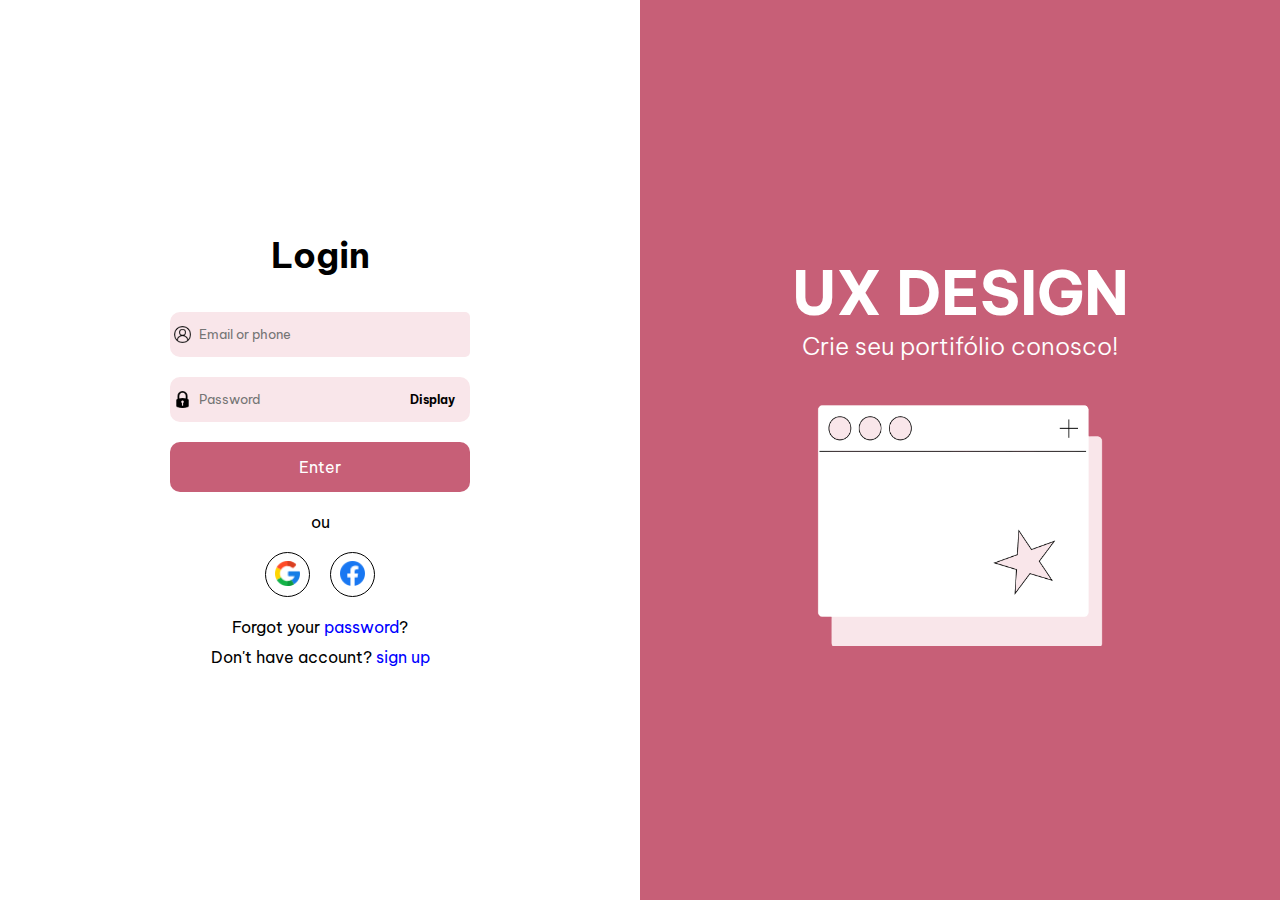
<file: pages/login/index.html>
<!DOCTYPE html>
<html lang="en">
<head>
    <meta charset="UTF-8">
    <meta http-equiv="X-UA-Compatible" content="IE=edge">
    <meta name="viewport" content="width=device-width, initial-scale=1.0">
    <link rel="preconnect" href="https://fonts.googleapis.com">
    <link rel="preconnect" href="https://fonts.gstatic.com" crossorigin>
    <link href="https://fonts.googleapis.com/css2?family=Be+Vietnam+Pro:wght@100&display=swap" rel="stylesheet">
    <link rel="stylesheet" href="style.css">
    <title>Design UX/UI</title>
</head>
<body>
    <div class="container">
        
        <!-- first column -->
        <div class="coluna-1">
            <form action="" class="formulario">

                <h2>Login</h2>

                <label for="email" class="label-input">                                
                    <img src="../../imgs/user.png" alt="Image User">
                    <input type="email" placeholder="Email or phone" required/>    
                </label>

                <label for="password" class="label-input">                                
                    <img src="../../imgs/padlock.png" alt="Image Padlock">
                    <input type="password" id="password" placeholder="Password" required/>    
                    <a id="display" onclick="showHidePassword('display')">Display</a>
                    <a id="hide" onclick="showHidePassword('hide')" style="display:none">Hide</a>
                </label>

                <a class="btn" href="../main-page/index.html">Enter</a>

            </form>

            <div class="descricao">
                <span>ou</span>
            </div>

            <div class="social-media">
                <ul>                    
                    <li class="item-social-media"><a href="#"><img src="../../imgs/google.png" alt=""></a></li>
                    <li class="item-social-media"><a href="#"><img src="../../imgs/facebook.png" alt=""></a></li>
                </ul>
            </div>

            <div class="opcoes">
                <span>Forgot your <a href="#">password</a>?</span>
                <span>Don't have account? <a href="#">sign up</a></span>
            </div>            
        </div>

        <!-- second column -->
        <div class="coluna-2">
            <h1>UX DESIGN</h1>
            <span>Crie seu portifólio conosco!</span>
            <img class="imagem" src="../../imgs/caixinha.png" alt="">
        </div>
    </div>

    <script>

        function showHidePassword(type) {

            const display = document.getElementById("display");
            const hide = document.getElementById("hide");
            const password = document.getElementById("password");
                        
            if (type == "display") {
                if  (password.type == 'password') {
                    hide.style.display = 'block';
                    display.style.display = 'none';
                    password.type = 'text';
                }
            } else if (type == "hide") {
                if  (password.type == 'text') {
                    display.style.display = 'block';
                    hide.style.display = 'none';
                    password.type = 'password';
                }
            }
        }

    </script>

</body>
</html>
</file>
<file: pages/login/style.css>
:root {
    --pink-color: #C75F77;
    --background-pink-color: #F9E6EA;
    --background-color: #FFFFFF;
    --input-color: #F9E6EA;
}

* {
    margin: 0;
    padding: 0;
    box-sizing: border-box;
    font-family: 'Be Vietnam Pro';
}

.container {
    display: flex;
    align-items: center;
    justify-content: center;
    height: 100vh;
}

.coluna-1 {
    background-color: var(--background-color);
    width: 100vw;
    height: 100vh;
    display: flex;
    flex-direction: column;
    align-items: center;
    justify-content: center;
    text-align: center;
}

.formulario {
    display: flex;
    flex-direction: column;
    width: 50%;
}

.formulario h2 {
    font-weight: bold;
    font-size: 35px;    
    margin-bottom: 8%;
}

.formulario input {
    background-color: var(--input-color);
    border: none;
    border-radius: 5px;
    width: 100%;
    height: 45px;
}

.label-input {
    background-color:  var(--input-color);
    display: flex;
    align-items: center;
    justify-content: space-between;
    gap: 5px;
    margin: 10px;
    border-radius: 10px;
}

.label-input img {
    padding: 4px 3px 4px 4px;
}

.label-input a {
    padding: 15px;
    font-size: 12px;
    font-weight: bold;
    cursor: pointer;
}

.label-input a:hover {
    color:#333232d8;
    transition: all 0.5s ease;
}

.formulario .btn {
    background-color: var(--pink-color);
    border: none;
    border-radius: 10px;
    padding: 15px 50px;
    margin: 10px;
    color: #fff;
    cursor: pointer;
    text-decoration: none;
}

.formulario btn:hover {
    background-color: transparent;
    border: 1px solid #000;
    color: #000;
}

.descricao{
    margin-top: 10px;
}

ul {
    display: flex;
    justify-content: space-around;
    gap: 20px;
    list-style: none;
    margin-top: 20px;
}

img{
    width: 25px;
    height: 25px;
}

.item-social-media{
    border: 1px solid;
    border-radius: 50%;
    text-align: center;
    width: 45px;
    height: 45px;
    line-height: 55px;
}

.opcoes {
    margin-top: 20px;
    display: flex;
    flex-direction: column;
    justify-content: space-between;
    gap: 10px;
}

.opcoes a {
    text-decoration:  none;
    color: blue;
}

.opcoes a:hover {
    text-decoration: none;
    color: #5b9dff;
}

.coluna-2 {
    background-color: var(--pink-color);
    width: 100vw;
    height: 100vh;
    display: flex;
    flex-direction: column;
    align-items: center;
    justify-content: center;
}

.coluna-2 h1 {
    color: #fff;
    font-weight: 700;
    font-size: 60px;
}

.coluna-2 span {
    color: #fff;
    font-weight: 300;
    font-size: 24px;
    margin-bottom: 35px;
}

.coluna-2 img {
    width: 300px;
    height: 250px;
}
</file>
